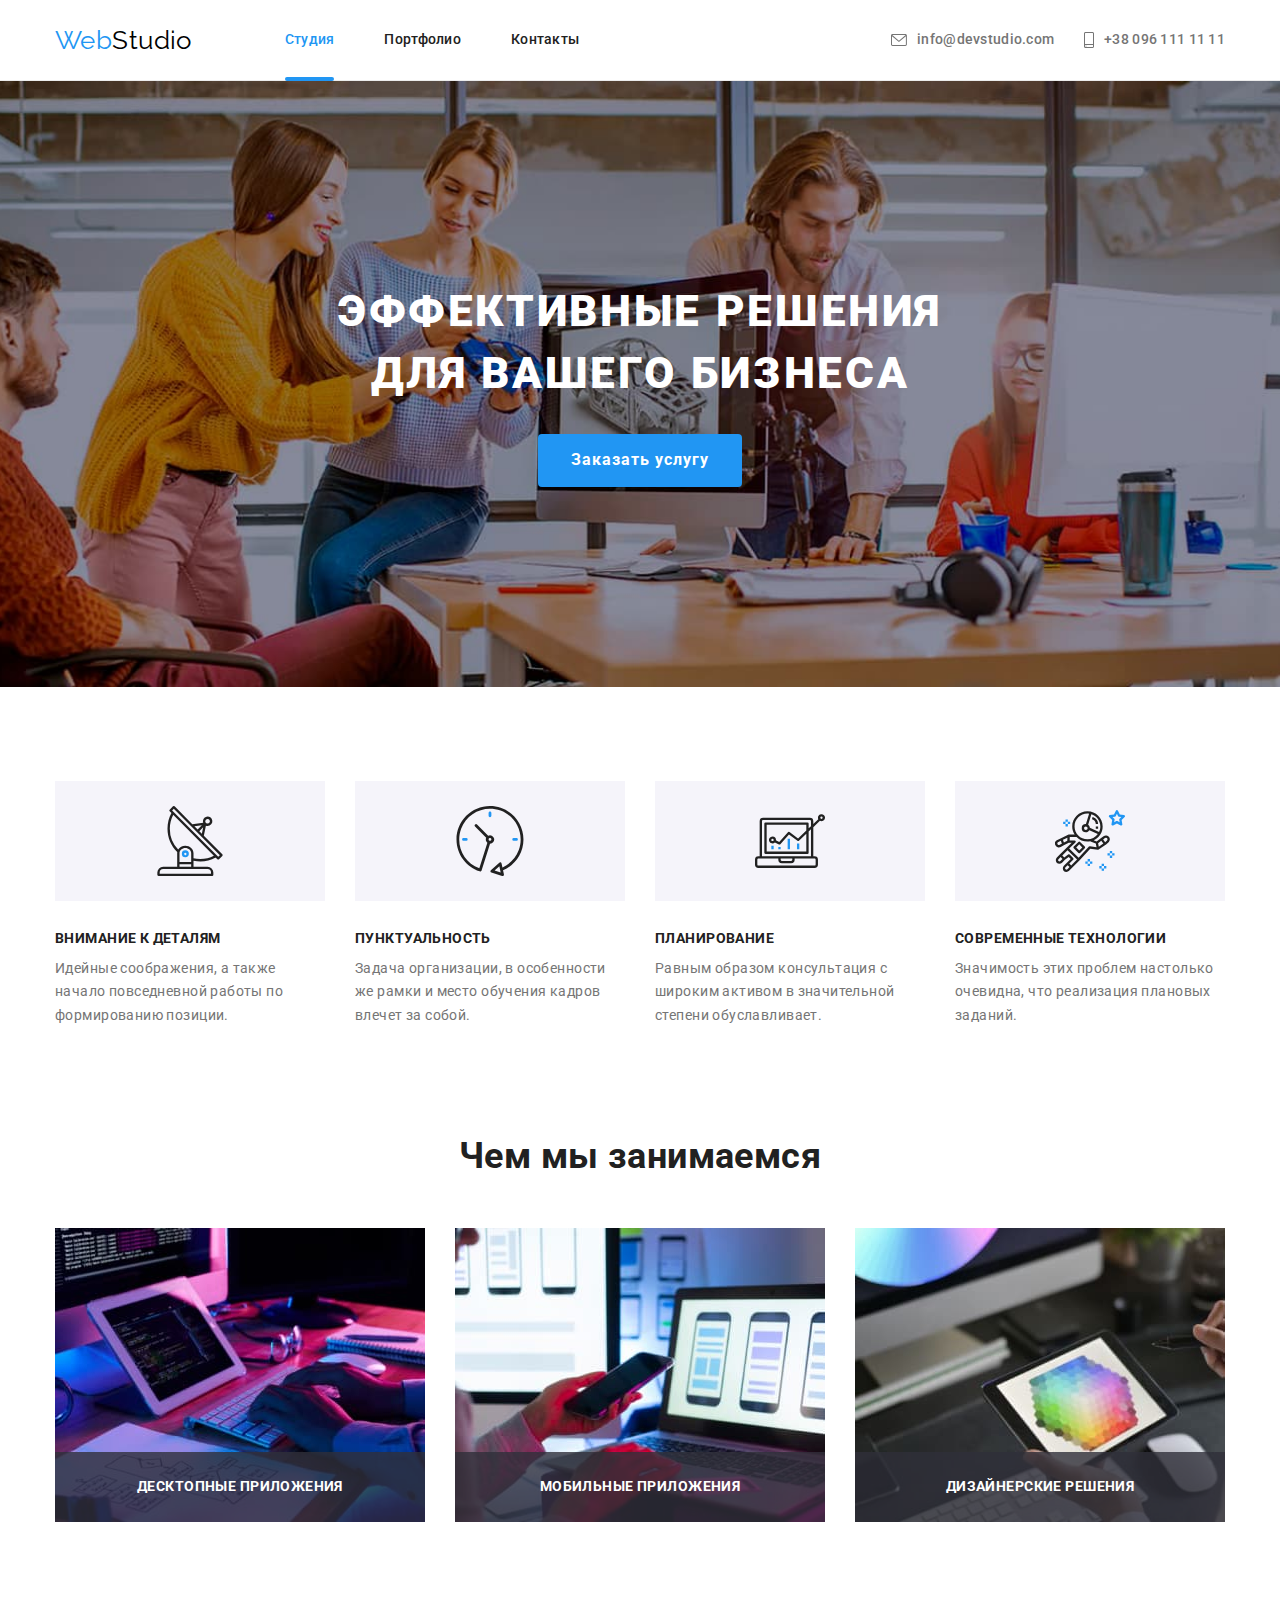
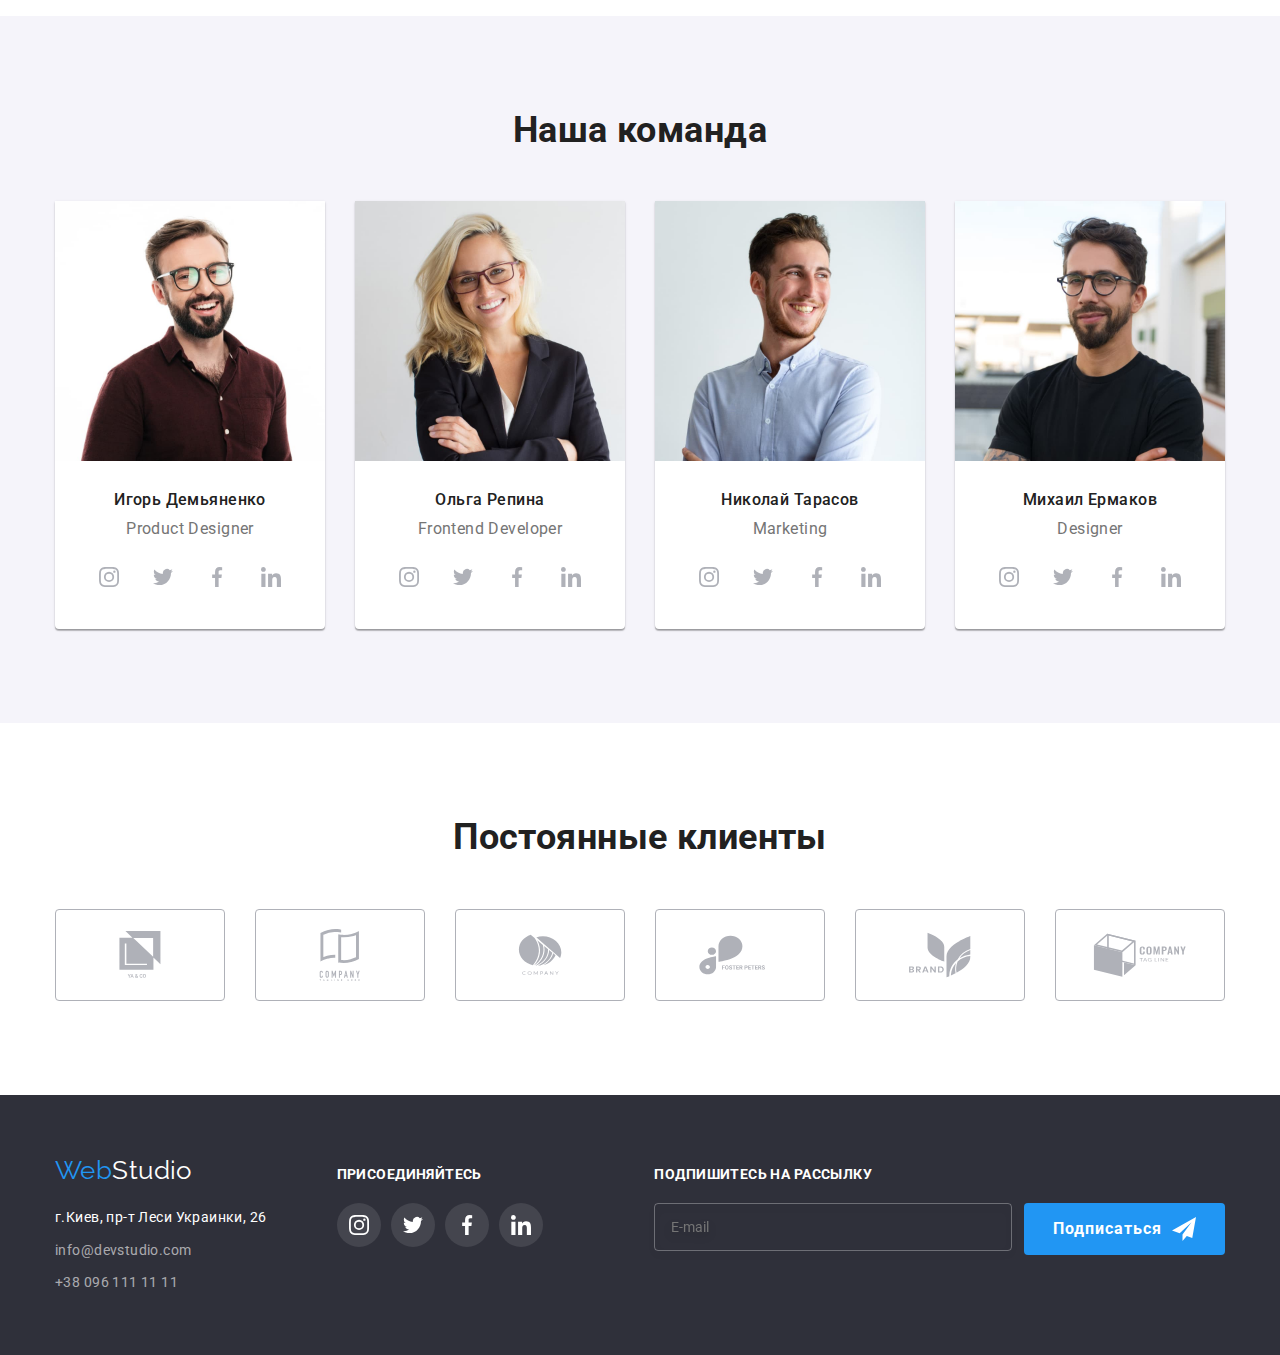
<file: index.html>
<!DOCTYPE html>
<html lang="ru">
  <head>
    <meta charset="UTF-8" />
    <meta http-equiv="X-UA-Compatible" content="IE=edge" />
    <meta name="viewport" content="width=device-width, initial-scale=1.0" />
    <title>Студия</title>
    <link rel="preconnect" href="https://fonts.googleapis.com" />
    <link rel="preconnect" href="https://fonts.gstatic.com" crossorigin />
    <link
      href="https://fonts.googleapis.com/css2?family=Raleway:wght@700&family=Roboto:wght@400;500;700;900&display=swap"
      rel="stylesheet"
    />
    <link
      rel="stylesheet"
      href="https://cdnjs.cloudflare.com/ajax/libs/modern-normalize/1.1.0/modern-normalize.min.css"
    />
    <link rel="stylesheet" href="./css/main.min.css" />
  </head>

  <body>
    <!--  HEADER  -->

    <header class="header">
      <div class="container header-container">
        <nav class="nav">
          <a href="" class="logo header__logo link">
            <span class="logo__first-word">Web</span>Studio
          </a>

          <ul class="nav__list list">
            <li class="nav__item">
              <a href="" class="link nav__link nav--current">Студия</a>
            </li>
            <li class="nav__item">
              <a href="./portfolio.html" class="link nav__link">Портфолио</a>
            </li>
            <li class="nav__item">
              <a href="" class="link nav__link">Контакты</a>
            </li>
          </ul>
        </nav>
        <!--BUTTON MENU-->

        <button
          class="mobile-menu__button"
          type="button"
          aria-label="menu button"
          data-menu-button
        >
          <svg class="mobile-menu__icon" width="40" height="40">
            <use
              class="mobile-menu__open"
              href="./images/icon-svg/icons.svg#icon-menu-mobile"
            ></use>
            <use
              class="mobile-menu__close"
              href="./images/icon-svg/icons.svg#icon-close-mobile"
            ></use>
          </svg>
        </button>

        <div class="backdrop is-hidden" data-menu>
          <div class="menu">
            <ul class="menu__list list">
              <li class="menu__item">
                <a href="" class="link menu-link--current">Студия</a>
              </li>
              <li class="menu__item">
                <a href="./portfolio.html" class="link">Портфолио</a>
              </li>
              <li class="menu__item"><a href="" class="link">Контакты</a></li>
            </ul>
            <ul class="menu-contacts__list list">
              <li class="menu-contacts__tel">
                <a href="tel:+380961111111" class="link">+38 096 111 11 11</a>
              </li>
              <li class="menu-contacts__email">
                <a href="mailto:info@devstudio.com" class="link"
                  >info@devstudio.com</a
                >
              </li>
            </ul>
            <ul class="menu-social__list list">
              <li class="menu-social__item">
                <a href="" class="link" aria-label="Ссылка на Instagram"
                  >Instagram</a
                >
              </li>
              <li class="menu-social__item">
                <a href="" class="link" aria-label="Ссылка на Twitter"
                  >Twitter</a
                >
              </li>
              <li class="menu-social__item">
                <a href="" class="link" aria-label="Ссылка на Facebook"
                  >Facebook</a
                >
              </li>
              <li class="menu-social__item">
                <a href="" class="link" aria-label="Ссылка на LinkedIn"
                  >LinkedIn</a
                >
              </li>
            </ul>
          </div>
        </div>

        <!--  contacts -->

        <ul class="header-contacts header-contacts__list list">
          <li class="header-contacts__item item">
            <a
              href="mailto:info@devstudio.com"
              class="header-contacts__link link"
            >
              <svg class="header-contacts__icon" width="16" height="12">
                <use href="./images/icon-svg/icons.svg#icon-mailto"></use>
              </svg>

              info@devstudio.com</a
            >
          </li>
          <li class="header-contacts__item item">
            <a href="tel:+380961111111" class="header-contacts__link link">
              <svg class="header-contacts__icon" width="10" height="16">
                <use href="./images/icon-svg/icons.svg#icon-smartphone"></use>
              </svg>

              +38 096 111 11 11</a
            >
          </li>
        </ul>
      </div>
    </header>

    <!--Уникальный контент страницы-->
    <main>
      <!--Главная секция страницы-->
      <section class="hero section">
        <div class="container">
          <h1 class="hero__title">Эффективные решения для вашего бизнеса</h1>
          <button data-modal-open type="button" class="button hero__button">
            Заказать услугу
          </button>
        </div>
      </section>

      <!--FEATURES-->

      <section class="section">
        <div class="features container">
          <h2 class="visually-hidden">Особенности</h2>
          <ul class="features__list list">
            <li class="features__item">
              <div class="features__box">
                <svg class="features__icon">
                  <use href="./images/icon-svg/icons.svg#icon-antenna"></use>
                </svg>
              </div>
              <h3 class="subtitle features__subtitle">Внимание к деталям</h3>
              <p class="features__text">
                Идейные соображения, а также начало повседневной работы по
                формированию позиции.
              </p>
            </li>
            <li class="features__item">
              <div class="features__box">
                <svg class="features__icon">
                  <use href="./images/icon-svg/icons.svg#icon-clock"></use>
                </svg>
              </div>
              <h3 class="subtitle features__subtitle">Пунктуальность</h3>
              <p class="features__text">
                Задача организации, в особенности же рамки и место обучения
                кадров влечет за собой.
              </p>
            </li>
            <li class="features__item">
              <div class="features__box">
                <svg class="features__icon">
                  <use href="./images/icon-svg/icons.svg#icon-diagram"></use>
                </svg>
              </div>
              <h3 class="subtitle features__subtitle">Планирование</h3>
              <p class="features__text">
                Равным образом консультация с широким активом в значительной
                степени обуславливает.
              </p>
            </li>
            <li class="features__item">
              <div class="features__box">
                <svg class="features__icon">
                  <use href="./images/icon-svg/icons.svg#icon-astronaut"></use>
                </svg>
              </div>
              <h3 class="subtitle features__subtitle">
                Современные технологии
              </h3>
              <p class="features__text">
                Значимость этих проблем настолько очевидна, что реализация
                плановых заданий.
              </p>
            </li>
          </ul>
        </div>
      </section>

      <!--ABOUT-->

      <section class="section about">
        <div class="container">
          <h2 class="section-title">Чем мы занимаемся</h2>
          <ul class="about__list list">
            <li class="about__item">
              <img
                src="./images/images-page1/img1.jpg"
                alt="Мужские руки набирают текст на клавиатуре компьютера"
                width="370"
              />
              <h3 class="subtitle about__subtitle">Десктопные приложения</h3>
            </li>
            <li class="about__item">
              <img
                src="./images/images-page1/img2.jpg"
                alt="Женские руки держат телефон"
                width="370"
              />
              <h3 class="subtitle about__subtitle">Мобильные приложения</h3>
            </li>
            <li class="about__item">
              <img
                src="./images/images-page1/img3.jpg"
                alt="Мужские руки держат планшет на котором изображена ветовая палитра"
                width="370"
              />
              <h3 class="subtitle about__subtitle">Дизайнерские решения</h3>
            </li>
          </ul>
        </div>
      </section>

      <!-- TEAM-->

      <section class="section section--bgc">
        <div class="container">
          <h2 class="section-title">Наша команда</h2>
          <ul class="team__list list">
            <li class="team__item">
              <img
                src="./images/images-page1/img7.jpg"
                alt="Портрет мужчины в очках"
                width="270"
              />
              <div class="team__box">
                <h3 class="team__subtitle">Игорь Демьяненко</h3>
                <p class="team__text">Product Designer</p>

                <!-- social networks -->

                <ul class="social__list list">
                  <li class="social__item">
                    <a
                      href=""
                      class="social__link link"
                      aria-label="Ссылка на Instagram"
                    >
                      <svg class="social__icon" width="20" height="20">
                        <use
                          href="./images/icon-svg/icons.svg#icon-instagram"
                        ></use>
                      </svg>
                    </a>
                  </li>
                  <li class="social__item">
                    <a
                      href=""
                      class="social__link link"
                      aria-label="Ссылка на Twitter"
                    >
                      <svg class="social__icon" width="20" height="20">
                        <use
                          href="./images/icon-svg/icons.svg#icon-twitter"
                        ></use>
                      </svg>
                    </a>
                  </li>
                  <li class="social__item">
                    <a
                      href=""
                      class="social__link link"
                      aria-label="Ссылка на Facebook"
                    >
                      <svg class="social__icon" width="20" height="20">
                        <use
                          href="./images/icon-svg/icons.svg#icon-facebook"
                        ></use>
                      </svg>
                    </a>
                  </li>
                  <li class="social__item">
                    <a
                      href=""
                      class="social__link link"
                      aria-label="Ссылка на Linkedin"
                    >
                      <svg class="social__icon" width="20" height="20">
                        <use
                          href="./images/icon-svg/icons.svg#icon-linkedin"
                        ></use>
                      </svg>
                    </a>
                  </li>
                </ul>
              </div>
            </li>
            <li class="team__item">
              <img
                src="./images/images-page1/img5.jpg"
                alt="Портрет женщины в очках"
                width="270"
              />
              <div class="team__box">
                <h3 class="team__subtitle">Ольга Репина</h3>
                <p class="team__text">Frontend Developer</p>
                <ul class="social__list list">
                  <li class="social__item">
                    <a
                      href=""
                      class="social__link link"
                      aria-label="Ссылка на Instagram"
                    >
                      <svg class="social__icon" width="20" height="20">
                        <use
                          href="./images/icon-svg/icons.svg#icon-instagram"
                        ></use>
                      </svg>
                    </a>
                  </li>
                  <li class="social__item">
                    <a
                      href=""
                      class="social__link link"
                      aria-label="Ссылка на Twitter"
                    >
                      <svg class="social__icon" width="20" height="20">
                        <use
                          href="./images/icon-svg/icons.svg#icon-twitter"
                        ></use>
                      </svg>
                    </a>
                  </li>
                  <li class="social__item">
                    <a
                      href=""
                      class="social__link link"
                      aria-label="Ссылка на Facebook"
                    >
                      <svg class="social__icon" width="20" height="20">
                        <use
                          href="./images/icon-svg/icons.svg#icon-facebook"
                        ></use>
                      </svg>
                    </a>
                  </li>
                  <li class="social__item">
                    <a
                      href=""
                      class="social__link link"
                      aria-label="Ссылка на Linkedin"
                    >
                      <svg class="social__icon" width="20" height="20">
                        <use
                          href="./images/icon-svg/icons.svg#icon-linkedin"
                        ></use>
                      </svg>
                    </a>
                  </li>
                </ul>
              </div>
            </li>
            <li class="team__item">
              <img
                src="./images/images-page1/img6.jpg"
                alt="Портрет мужчины"
                width="270"
              />
              <div class="team__box">
                <h3 class="team__subtitle">Николай Тарасов</h3>
                <p class="team__text">Marketing</p>
                <ul class="social__list list">
                  <li class="social__item">
                    <a
                      href=""
                      class="social__link link"
                      aria-label="Ссылка на Instagram"
                    >
                      <svg class="social__icon" width="20" height="20">
                        <use
                          href="./images/icon-svg/icons.svg#icon-instagram"
                        ></use>
                      </svg>
                    </a>
                  </li>
                  <li class="social__item">
                    <a
                      href=""
                      class="social__link link"
                      aria-label="Ссылка на Twitter"
                    >
                      <svg class="social__icon" width="20" height="20">
                        <use
                          href="./images/icon-svg/icons.svg#icon-twitter"
                        ></use>
                      </svg>
                    </a>
                  </li>
                  <li class="social__item">
                    <a
                      href=""
                      class="social__link link"
                      aria-label="Ссылка на Facebook"
                    >
                      <svg class="social__icon" width="20" height="20">
                        <use
                          href="./images/icon-svg/icons.svg#icon-facebook"
                        ></use>
                      </svg>
                    </a>
                  </li>
                  <li class="social__item">
                    <a
                      href=""
                      class="social__link link"
                      aria-label="Ссылка на Linkedin"
                    >
                      <svg class="social__icon" width="20" height="20">
                        <use
                          href="./images/icon-svg/icons.svg#icon-linkedin"
                        ></use>
                      </svg>
                    </a>
                  </li>
                </ul>
              </div>
            </li>
            <li class="team__item">
              <img
                src="./images/images-page1/img4.jpg"
                alt="Портрет мужчины в очках"
                width="270"
              />
              <div class="team__box">
                <h3 class="team__subtitle">Михаил Ермаков</h3>
                <p class="team__text">Designer</p>
                <ul class="social__list list">
                  <li class="social__item">
                    <a
                      href=""
                      class="social__link link"
                      aria-label="Ссылка на Instagram"
                    >
                      <svg class="social__icon" width="20" height="20">
                        <use
                          href="./images/icon-svg/icons.svg#icon-instagram"
                        ></use>
                      </svg>
                    </a>
                  </li>
                  <li class="social__item">
                    <a
                      href=""
                      class="social__link link"
                      aria-label="Ссылка на Twitter"
                    >
                      <svg class="social__icon" width="20" height="20">
                        <use
                          href="./images/icon-svg/icons.svg#icon-twitter"
                        ></use>
                      </svg>
                    </a>
                  </li>
                  <li class="social__item">
                    <a
                      href=""
                      class="social__link link"
                      aria-label="Ссылка на Facebook"
                    >
                      <svg class="social__icon" width="20" height="20">
                        <use
                          href="./images/icon-svg/icons.svg#icon-facebook"
                        ></use>
                      </svg>
                    </a>
                  </li>
                  <li class="social__item">
                    <a
                      href=""
                      class="social__link link"
                      aria-label="Ссылка на Linkedin"
                    >
                      <svg class="social__icon" width="20" height="20">
                        <use
                          href="./images/icon-svg/icons.svg#icon-linkedin"
                        ></use>
                      </svg>
                    </a>
                  </li>
                </ul>
              </div>
            </li>
          </ul>
        </div>
      </section>

      <!-- CLIENTS   -->

      <section class="section">
        <div class="container">
          <h3 class="section-title">Постоянные клиенты</h3>
          <ul class="clients__list list">
            <li class="clients__item">
              <a href=" " class="clients__link link">
                <svg class="clients__icon" widht="41" height="47">
                  <use href="./images/icon-svg/icons.svg#icon-client1"></use>
                </svg>
              </a>
            </li>
            <li class="clients__item">
              <a href=" " class="clients__link link">
                <svg class="clients__icon" widht="40" height="52">
                  <use href="./images/icon-svg/icons.svg#icon-client2"></use>
                </svg>
              </a>
            </li>
            <li class="clients__item">
              <a href=" " class="clients__link link">
                <svg class="clients__icon" widht="44" height="41">
                  <use href="./images/icon-svg/icons.svg#icon-client3"></use>
                </svg>
              </a>
            </li>
            <li class="clients__item">
              <a href=" " class="clients__link link">
                <svg class="clients__icon" widht="85" height="40">
                  <use href="./images/icon-svg/icons.svg#icon-client4"></use>
                </svg>
              </a>
            </li>
            <li class="clients__item">
              <a href=" " class="clients__link link">
                <svg class="clients__icon" widht="63" height="46">
                  <use href="./images/icon-svg/icons.svg#icon-client5"></use>
                </svg>
              </a>
            </li>
            <li class="clients__item">
              <a href=" " class="clients__link link">
                <svg class="clients__icon" widht="94" height="44">
                  <use href="./images/icon-svg/icons.svg#icon-client6"></use>
                </svg>
              </a>
            </li>
          </ul>
        </div>
      </section>
    </main>

    <!--FOOTER-->

    <footer class="section footer">
      <div class="container container-footer">
        <div class="footer__item footer-address">
          <a href="" class="logo footer__logo link"
            ><span class="logo__first-word">Web</span>Studio</a
          >

          <!-- ADDRESS -->

          <address class="address">
            <ul class="address__list list">
              <li class="address__item">
                <a
                  href="https://goo.gl/maps/piqngm7oDQpEDh6u6"
                  target="_blank"
                  rel="noopener nofollow noreferrer"
                  class="address--color link"
                  >г.Киев, пр-т Леси Украинки, 26</a
                >
              </li>
              <li class="address__item">
                <a href="mailto:info@devstudio.com" class="address__link link"
                  >info@devstudio.com</a
                >
              </li>
              <li class="address__item">
                <a href="tel:+380961111111" class="address__link link"
                  >+38 096 111 11 11</a
                >
              </li>
            </ul>
          </address>
        </div>

        <!-- JOIN -->

        <div class="footer__item footer-join">
          <p class="footer-subtitle">присоединяйтесь</p>
          <ul class="social__list list">
            <li class="social__item">
              <a
                href=""
                class="social__link social__link--bgc link"
                aria-label="Ссылка на Instagram"
              >
                <svg
                  class="social__icon social__icon--color"
                  width="20"
                  height="20"
                >
                  <use href="./images/icon-svg/icons.svg#icon-instagram"></use>
                </svg>
              </a>
            </li>
            <li class="social__item">
              <a
                href=""
                class="social__link social__link--bgc link"
                aria-label="Ссылка на Twitter"
              >
                <svg
                  class="social__icon social__icon--color"
                  width="20"
                  height="20"
                >
                  <use href="./images/icon-svg/icons.svg#icon-twitter"></use>
                </svg>
              </a>
            </li>
            <li class="social__item">
              <a
                href=""
                class="social__link social__link--bgc link"
                aria-label="Ссылка на Facebook"
              >
                <svg
                  class="social__icon social__icon--color"
                  width="20"
                  height="20"
                >
                  <use href="./images/icon-svg/icons.svg#icon-facebook"></use>
                </svg>
              </a>
            </li>
            <li class="social__item">
              <a
                href=""
                class="social__link social__link--bgc link"
                aria-label="Ссылка на Linkedin"
              >
                <svg
                  class="social__icon social__icon--color"
                  width="20"
                  height="20"
                >
                  <use href="./images/icon-svg/icons.svg#icon-linkedin"></use>
                </svg>
              </a>
            </li>
          </ul>
        </div>

        <!--FOOTER FORM -->

        <form class="form footer-form footer__item">
          <p class="footer-subtitle">Подпишитесь на рассылку</p>
          <div class="form-wrap">
            <label class="footer-form__label">
              <input
                class="footer-form__input"
                type="email"
                name="email"
                placeholder="E-mail"
              />
            </label>
            <button type="submit" class="button footer-form__button">
              Подписаться
              <svg class="footer-form__icon" width="24" height="24">
                <use href="./images/icon-svg/icons.svg#icon-telegram"></use>
              </svg>
            </button>
          </div>
        </form>
      </div>
    </footer>

    <!-- MODAL WINDOW -->

    <div class="backdrop is-hidden" data-modal>
      <div class="modal">
        <button data-modal-close class="button-close">
          <svg class="button-close__icon" width="18" height="18">
            <use href="./images/icon-svg/icons.svg#icon-close-black"></use>
          </svg>
        </button>
        <h2 class="title modal__title">
          Оставьте свои данные, мы вам перезвоним
        </h2>
        <form class="form form-registration">
          <div class="form-field">
            <label class="form-field__label" for="name"
              ><span class="form-field__text">Имя</span>
            </label>
            <div class="input-wrap">
              <input
                class="form-field__input"
                type="text"
                id="name"
                name="name"
              />
              <span class="form-field__icon">
                <svg width="18" height="18">
                  <use href="./images/icon-svg/icons.svg#icon-person"></use>
                </svg>
              </span>
            </div>
          </div>

          <div class="form-field">
            <label class="form-field__label" for="tel"
              ><span class="form-field__text">Телефон</span>
            </label>
            <div class="input-wrap">
              <input
                class="form-field__input"
                type="tel"
                id="tel"
                name="telephone"
              />
              <span class="form-field__icon">
                <svg width="18" height="18">
                  <use href="./images/icon-svg/icons.svg#icon-phone"></use>
                </svg>
              </span>
            </div>
          </div>

          <div class="form-field">
            <label class="form-field__label" for="email"
              ><span class="form-field__text">Почта</span>
            </label>
            <div class="input-wrap">
              <input
                class="form-field__input"
                type="email"
                id="email"
                name="email"
              />
              <span class="form-field__icon">
                <svg width="18" height="18">
                  <use href="./images/icon-svg/icons.svg#icon-email"></use>
                </svg>
              </span>
            </div>
          </div>

          <div class="form-field textarea">
            <label class="form-field__label" for="message">
              <span class="form-field__text">Комментарий</span>
            </label>
            <textarea
              class="form-field__textarea"
              id="messade"
              name="message"
              placeholder="Введите текст"
            ></textarea>
          </div>

          <div class="form-field agreement">
            <label class="form-field__label agreement__label" for="agreement">
              <input
                class="checkbox visually-hidden"
                id="agreement"
                type="checkbox"
                value="agreement"
                name="agreement"
              />
              <span class="checkbox__icon">
                <svg width="16px" height="15px">
                  <use href="./images/icon-svg/icons.svg#icon-check"></use>
                </svg>
              </span>
              <span class="form-field__text"
                >Соглашаюсь с рассылкой и принимаю
                <a href="" class="form-field__link">Условия договора</a>
              </span>
            </label>
          </div>

          <button type="submit" class="button registration-button">
            Отправить
          </button>
        </form>
      </div>
    </div>

    <script src="./js/form.js"></script>
    <script src="./js/modal.js"></script>
    <script src="./js/menu-button.js"></script>
  </body>
</html>
</file>
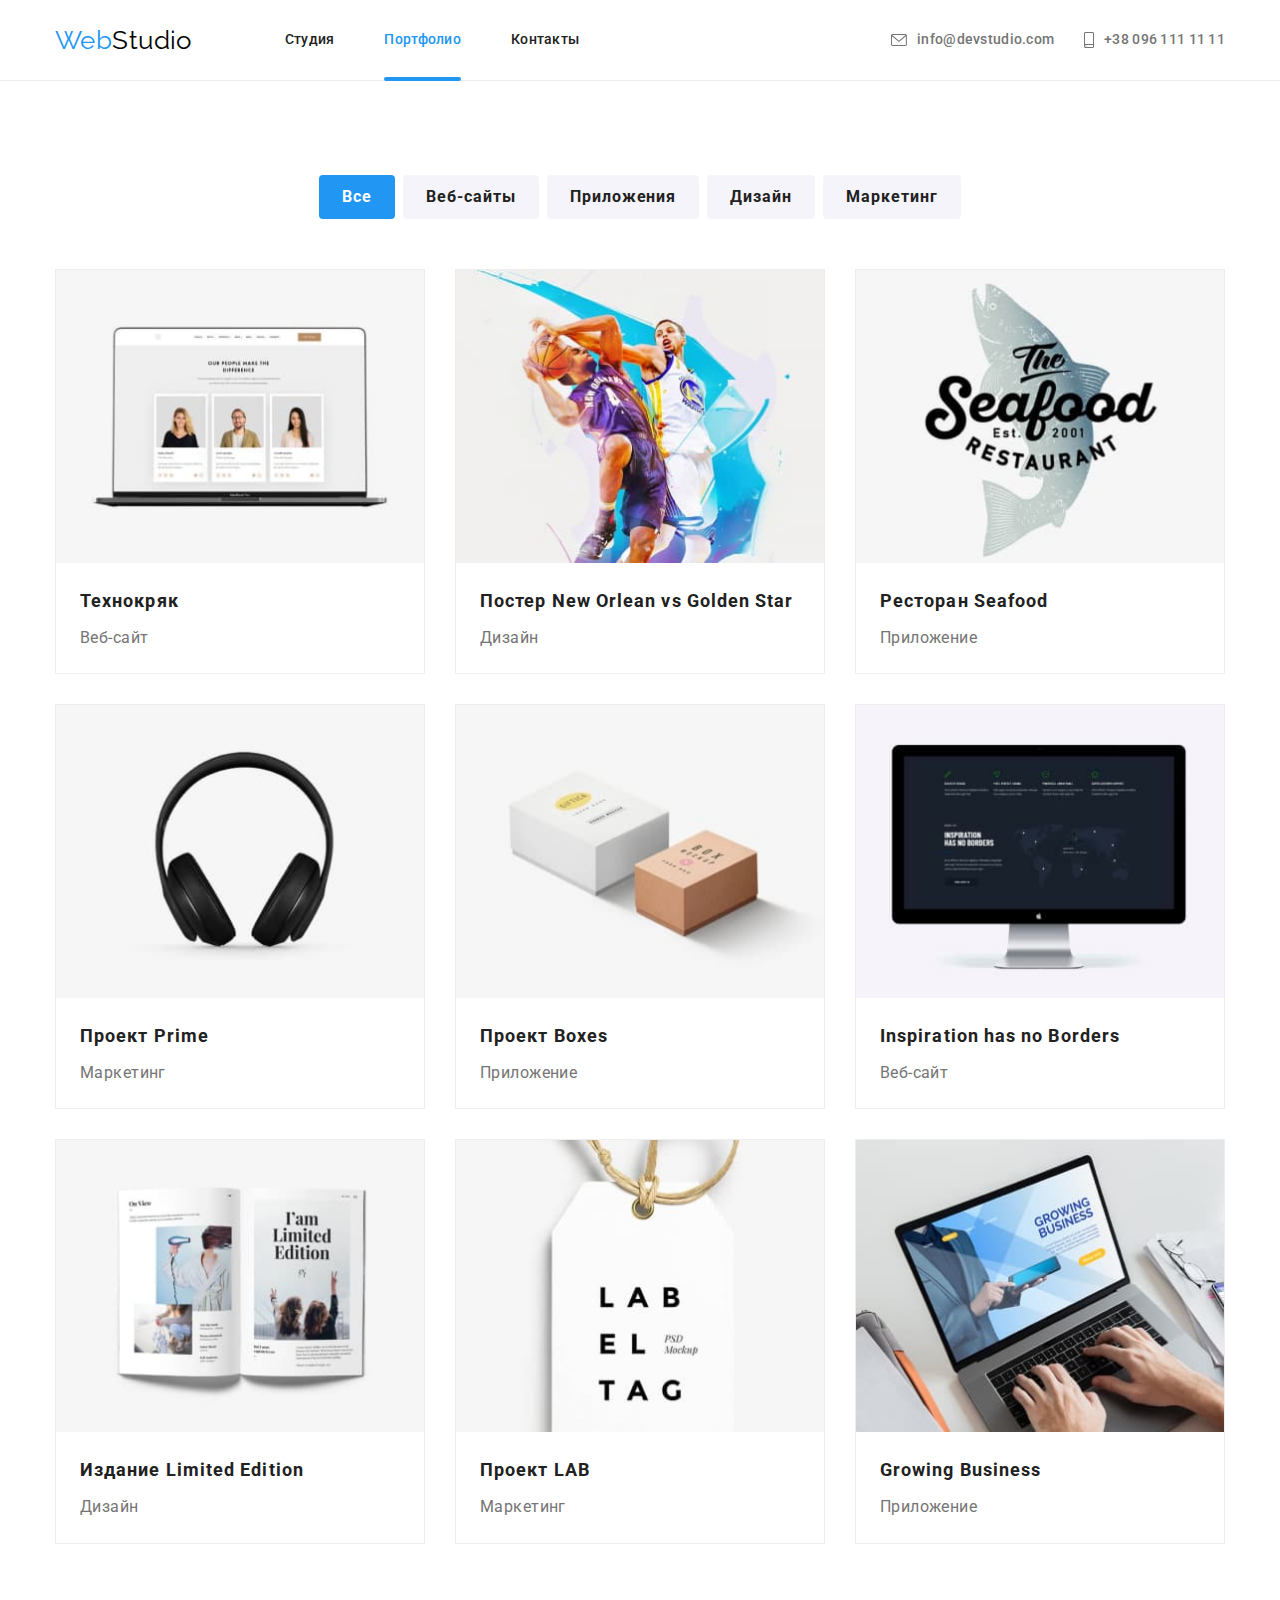
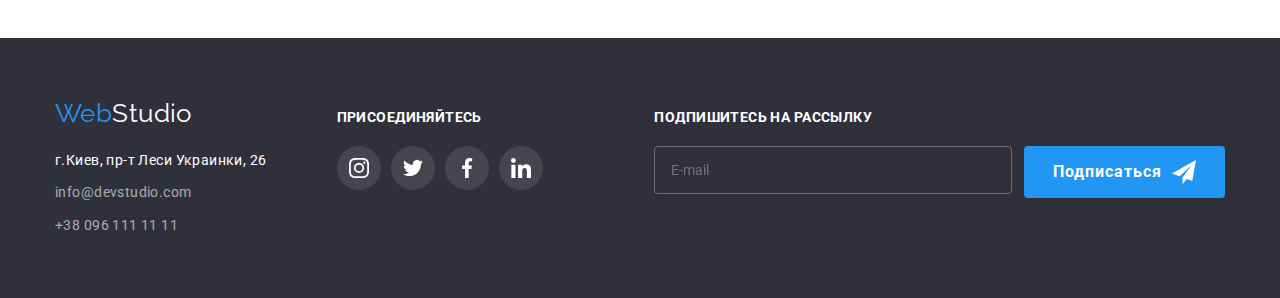
<file: portfolio.html>
<!DOCTYPE html>
<html lang="ru">
  <head>
    <meta charset="UTF-8" />
    <meta http-equiv="X-UA-Compatible" content="IE=edge" />
    <meta name="viewport" content="width=device-width, initial-scale=1.0" />
    <title>Портфолио</title>
    <link rel="preconnect" href="https://fonts.googleapis.com" />
    <link rel="preconnect" href="https://fonts.gstatic.com" crossorigin />
    <link
      href="https://fonts.googleapis.com/css2?family=Raleway:wght@700&family=Roboto:wght@400;500;700;900&display=swap"
      rel="stylesheet"
    />
    <link
      rel="stylesheet"
      href="https://cdnjs.cloudflare.com/ajax/libs/modern-normalize/1.1.0/modern-normalize.min.css"
    />
    <link rel="stylesheet" href="./css/main.min.css">
   
  </head>

  <!--HEADER-->

  <header class="header">
   <div class="container header-container">
     <nav class="nav">
       <a href="" class="logo header__logo link">
         <span class="logo__first-word">Web</span>Studio
       </a>
       
       <ul class="nav__list list">
         <li class="nav__item">
           <a href="./index.html" class="link nav__link ">Студия</a>
         </li>
         <li class="nav__item">
           <a href="" class="link nav__link nav--current">Портфолио</a>
         </li>
         <li class="nav__item">
           <a href="" class="link nav__link">Контакты</a>
         </li>
       </ul>
     </nav>

     <button
          
          class="mobile-menu__button"
          type="button"
          aria-label="menu button"
          data-menu-button
        >
          <svg class="mobile-menu__icon" width="40" height="40">
            <use
              class="mobile-menu__open"
              href="./images/icon-svg/icons.svg#icon-menu-mobile"
            ></use>
            <use
              class="mobile-menu__close"
              href="./images/icon-svg/icons.svg#icon-close-mobile"
            ></use>
          </svg>
        </button>
        <div class="backdrop is-hidden" data-menu >
          <div class="menu">
            <ul class="menu__list list">
              <li class="menu__item">
                <a href="./index.html" class="link ">Студия</a>
              </li>
              <li class="menu__item">
                <a href="" class="link menu-link--current">Портфолио</a>
              </li>
              <li class="menu__item"><a href="" class="link">Контакты</a></li>
            </ul>
            <ul class="menu-contacts__list list">
              <li class="menu-contacts__tel">
                <a href="tel:+380961111111" class="link">+38 096 111 11 11</a>
              </li>
              <li class="menu-contacts__email">
                <a href="mailto:info@devstudio.com" class="link"
                  >info@devstudio.com</a
                >
              </li>
            </ul>
            <ul class="menu-social__list list">
              <li class="menu-social__item">
                <a href="" class="link" aria-label="Ссылка на Instagram"
                  >Instagram</a
                >
              </li>
              <li class="menu-social__item">
                <a href="" class="link" aria-label="Ссылка на Twitter"
                  >Twitter</a
                >
              </li>
              <li class="menu-social__item">
                <a href="" class="link" aria-label="Ссылка на Facebook"
                  >Facebook</a
                >
              </li>
              <li class="menu-social__item">
                <a href="" class="link" aria-label="Ссылка на LinkedIn"
                  >LinkedIn</a
                >
              </li>
            </ul>
          </div>
        </div>
     

     






     <!--contacts-->

     <ul class="header-contacts header-contacts__list list">
       <li class="header-contacts__item item">
         <a
           href="mailto:info@devstudio.com"
           class="header-contacts__link link"
         >
           <svg class="header-contacts__icon" width="16" height="12">
             <use href="./images/icon-svg/icons.svg#icon-mailto"></use>
           </svg>

           info@devstudio.com</a
         >
       </li>
       <li class="header-contacts__item item">
         <a href="tel:+380961111111" class="header-contacts__link link">
           <svg class="header-contacts__icon" width="10" height="16">
             <use href="./images/icon-svg/icons.svg#icon-smartphone"></use>
           </svg>

           +38 096 111 11 11</a
         >
       </li>
     </ul>
   </div>
 </header>

    <!-- Main -->

    <main>
      <section class="section">
        <div class="container">
          <h1 class="visually-hidden">Портфолио</h1>

         <!-- Button list -->

          <ul class="button__list list">
            <li class="work-button__item">
              <button type="button" class="button work-button work-button--current">Все</button>
            </li>
            <li class="work-button__item">
              <button type="button" class="button work-button">Веб-сайты</button>
            </li>
            <li class="work-button__item">
              <button type="button" class="button work-button">Приложения</button>
            </li>
            <li class="work-button__item">
              <button type="button" class="button work-button">Дизайн</button>
            </li>
            <li class="work-button__item">
              <button type="button" class="button work-button">Маркетинг</button>
            </li>
          </ul>

          <ul class="work__list list">
            <li class="work__item">
              <a href="" class="link">
                <div class="work-wrap">
                  <img
                    src="./images/images-page2/img1.jpg"
                    alt="Изображение сайта на экране ноутбука"
                  />
                  <div class="work-thumb">
                    <p class="work-thumb__description">
                      Ресурс предлагает комплексные предложения с разным уровнем
                      функционала и сервисов. Все это позволит посетителю
                      получить исчерпывающие сведения о компании или частном
                      лице.
                    </p>
                  </div>
                </div>
                <h3 class="work__subtitle">Технокряк</h3>
                <p class="work__text">Веб-сайт</p>
              </a>
            </li>
            <li class="work__item">
              <a href="" class="link">
                <div class="work-wrap">
                  <img
                    src="./images/images-page2/img2.jpg"
                    alt="Два парня играют в баскетбол"
                  />
                  <div class="work-thumb">
                    <p class="work-thumb__description">
                      Ресурс предлагает комплексные предложения с разным уровнем
                      функционала и сервисов. Все это позволит посетителю
                      получить исчерпывающие сведения о компании или частном
                      лице.
                    </p>
                  </div>
                </div>
                <h3 class="work__subtitle ">Постер New Orlean vs Golden Star</h3>
                <p class="work__text">Дизайн</p>
              </a>
            </li>
            <li class="work__item">
              <a href="" class="link">
                <div class="work-wrap">
                  <img
                    src="./images/images-page2/img3.jpg"
                    alt="Название ресторана на фоне рыбы"
                  />
                  <div class="work-thumb">
                    <p class="work-thumb__description">
                      Ресурс предлагает комплексные предложения с разным уровнем
                      функционала и сервисов. Все это позволит посетителю
                      получить исчерпывающие сведения о компании или частном
                      лице.
                    </p>
                  </div>
                </div>
                <h3 class="work__subtitle">Ресторан Seafood</h3>
                <p class="work__text">Приложение</p>
              </a>
            </li>
            <li class="work__item">
              <a href="" class="link">
                <div class="work-wrap">
                  <img
                    src="./images/images-page2/img4.jpg"
                    alt="Картинка наушников"
                  />
                  <div class="work-thumb">
                    <p class="work-thumb__description">
                      Ресурс предлагает комплексные предложения с разным уровнем
                      функционала и сервисов. Все это позволит посетителю
                      получить исчерпывающие сведения о компании или частном
                      лице.
                    </p>
                  </div>
                </div>
                <h3 class="work__subtitle">Проект Prime</h3>
                <p class="work__text">Маркетинг</p>
              </a>
            </li>
            <li class="work__item">
              <a href="" class="link">
                <div class="work-wrap">
                  <img src="./images/images-page2/img5.jpg" alt="Две коробки" />
                  <div class="work-thumb">
                    <p class="work-thumb__description">
                      Ресурс предлагает комплексные предложения с разным уровнем
                      функционала и сервисов. Все это позволит посетителю
                      получить исчерпывающие сведения о компании или частном
                      лице.
                    </p>
                  </div>
                </div>
                <h3 class="work__subtitle">Проект Boxes</h3>
                <p class="work__text">Приложение</p>
              </a>
            </li>
            <li class="work__item">
              <a href="" class="link">
                <div class="work-wrap">
                  <img
                    src="./images/images-page2/img6.jpg"
                    alt="Изображение монитора"
                  />
                  <div class="work-thumb">
                    <p class="work-thumb__description">
                      Ресурс предлагает комплексные предложения с разным уровнем
                      функционала и сервисов. Все это позволит посетителю
                      получить исчерпывающие сведения о компании или частном
                      лице.
                    </p>
                  </div>
                </div>
                <h3 class="work__subtitle">Inspiration has no Borders</h3>
                <p class="work__text">Веб-сайт</p>
              </a>
            </li>
            <li class="work__item">
              <a href="" class="link">
                <div class="work-wrap">
                  <img
                    src="./images/images-page2/img7.jpg"
                    alt="Книга в развернутом виде"
                  />
                  <div class="work-thumb">
                    <p class="work-thumb__description">
                      Ресурс предлагает комплексные предложения с разным уровнем
                      функционала и сервисов. Все это позволит посетителю
                      получить исчерпывающие сведения о компании или частном
                      лице.
                    </p>
                  </div>
                </div>
                <h3 class="work__subtitle">Издание Limited Edition</h3>
                <p class="work__text">Дизайн</p>
              </a>
            </li>
            <li class="work__item">
              <a href="" class="link">
                <div class="work-wrap">
                  <img
                    src="./images/images-page2/img8.jpg"
                    alt="Картонная бирка"
                  />
                  <div class="work-thumb">
                    <p class="work-thumb__description">
                      Ресурс предлагает комплексные предложения с разным уровнем
                      функционала и сервисов. Все это позволит посетителю
                      получить исчерпывающие сведения о компании или частном
                      лице.
                    </p>
                  </div>
                </div>
                <h3 class="work__subtitle">Проект LAB</h3>
                <p class="work__text">Маркетинг</p>
              </a>
            </li>
            <li class="work__item">
              <a href="" class="link">
                <div class="work-wrap">
                  <img
                    src="./images/images-page2/img9.jpg"
                    alt="Мужские руки набирают текст на клавиатуре компьютера"
                  />
                  <div class="work-thumb">
                    <p class="work-thumb__description">
                      Ресурс предлагает комплексные предложения с разным уровнем
                      функционала и сервисов. Все это позволит посетителю
                      получить исчерпывающие сведения о компании или частном
                      лице.
                    </p>
                  </div>
                </div>
                <h3 class="work__subtitle">Growing Business</h3>
                <p class="work__text">Приложение</p>
              </a>
            </li>
          </ul>
        </div>
      </section>
    </main>
   <!--FOOTER-->

   <footer class="section footer">
      <div class="container container-footer">
        <div class="footer__item footer-address">
          <a href="" class="logo footer__logo link"
            ><span class="logo__first-word">Web</span>Studio</a
          >

          <!-- ADDRESS -->

          <address class="address">
            <ul class="address__list list">
              <li class="address__item">
                <a
                  href="https://goo.gl/maps/piqngm7oDQpEDh6u6"
                  target="_blank"
                  rel="noopener nofollow noreferrer"
                  class="address--color link"
                  >г.Киев, пр-т Леси Украинки, 26</a
                >
              </li>
              <li class="address__item">
                <a href="mailto:info@devstudio.com" class="address__link link"
                  >info@devstudio.com</a
                >
              </li>
              <li class="address__item">
                <a href="tel:+380961111111" class="address__link link"
                  >+38 096 111 11 11</a
                >
              </li>
            </ul>
          </address>
        </div>

        <!-- JOIN -->

        <div class="footer__item footer-join">
          <p class="footer-subtitle">присоединяйтесь</p>
          <ul class="social__list list">
            <li class="social__item">
              <a
                href=""
                class="social__link social__link--bgc link"
                aria-label="Ссылка на Instagram"
              >
                <svg
                  class="social__icon social__icon--color"
                  width="20"
                  height="20"
                >
                  <use href="./images/icon-svg/icons.svg#icon-instagram"></use>
                </svg>
              </a>
            </li>
            <li class="social__item">
              <a
                href=""
                class="social__link social__link--bgc link"
                aria-label="Ссылка на Twitter"
              >
                <svg
                  class="social__icon social__icon--color"
                  width="20"
                  height="20"
                >
                  <use href="./images/icon-svg/icons.svg#icon-twitter"></use>
                </svg>
              </a>
            </li>
            <li class="social__item">
              <a
                href=""
                class="social__link social__link--bgc link"
                aria-label="Ссылка на Facebook"
              >
                <svg
                  class="social__icon social__icon--color"
                  width="20"
                  height="20"
                >
                  <use href="./images/icon-svg/icons.svg#icon-facebook"></use>
                </svg>
              </a>
            </li>
            <li class="social__item">
              <a
                href=""
                class="social__link social__link--bgc link"
                aria-label="Ссылка на Linkedin"
              >
                <svg
                  class="social__icon social__icon--color"
                  width="20"
                  height="20"
                >
                  <use href="./images/icon-svg/icons.svg#icon-linkedin"></use>
                </svg>
              </a>
            </li>
          </ul>
        </div>

        <!--FOOTER FORM -->

        <form class="form footer-form footer__item">
          <p class="footer-subtitle">Подпишитесь на рассылку</p>
          <div class="form-wrap">
            <label class="footer-form__label">
              <input
                class="footer-form__input"
                type="email"
                name="email"
                placeholder="E-mail"
              />
            </label>
            <button type="submit" class="button footer-form__button">
              Подписаться
              <svg class="footer-form__icon" width="24" height="24">
                <use href="./images/icon-svg/icons.svg#icon-telegram"></use>
              </svg>
            </button>
          </div>
        </form>
      </div>
    </footer>
    
   
    <script src="./js/form.js"></script>
    
    <script src="./js/menu-button.js"></script>
  </body>
</html>
</file>
<file: css/main.min.css>
:root{--animation-timing-function: cubic-bezier(0.4, 0, 0.2, 1);--primary-text-color: #212121;--secondary-color: #757575;--accent-color: #2196f3;--primary-white-color: #ffffff;--color-logo: #000000;--bgc-accent: #2f303a;--background-color: #f5f4fa;--border-color: #eeeeee;--border-color-header: #ececec}.visually-hidden{position:absolute;width:1px;height:1px;margin:-1px;border:0;padding:0;white-space:nowrap;-webkit-clip-path:inset(100%);clip-path:inset(100%);clip:rect(0 0 0 0);overflow:hidden}body{color:var(--primary-text-color);background-color:var(--primary-white-color);font-family:Roboto,sans-serif;font-size:14px;letter-spacing:.03em}html{-webkit-box-sizing:border-box;box-sizing:border-box}*,*::after,*::before{-webkit-box-sizing:inherit;box-sizing:inherit}h1,h2,h3,h4,h5,h6,p{margin-top:0}.list{list-style:none;padding-left:0;margin:0}.link{text-decoration:none;color:inherit}img{display:block;max-width:100%;height:auto}address{font-style:normal}.section-title{line-height:1.16;text-align:center}@media screen and (min-width: 480px){.section-title{margin-bottom:30px;font-size:28px}}@media screen and (min-width: 768px){.section-title{margin-bottom:30px;font-size:28px}}@media screen and (min-width: 1200px){.section-title{margin-bottom:50px;font-size:36px}}.subtitle{font-size:14px;line-height:1.14;letter-spacing:.03em;text-transform:uppercase}.section{padding-bottom:60px;padding-top:60px}@media screen and (min-width: 1200px){.section{padding-bottom:94px;padding-top:94px}}.section--bgc{background-color:var(--background-color)}.container{width:100%;margin:0 auto;padding:0 15px}@media screen and (min-width: 480px){.container{max-width:480px}}@media screen and (min-width: 768px){.container{max-width:768px}}@media screen and (min-width: 1200px){.container{max-width:1200px}}.button{display:-webkit-inline-box;display:-ms-inline-flexbox;display:inline-flex;-webkit-box-align:center;-ms-flex-align:center;align-items:center;border-radius:4px;border:1px solid rgba(0,0,0,0);-webkit-box-shadow:0px 4px 4pxrgba 0,0,0,.15;box-shadow:0px 4px 4pxrgba 0,0,0,.15;font-family:inherit;font-weight:700;font-size:16px;line-height:1.9;text-align:center;letter-spacing:.06em;cursor:pointer;-webkit-transform:scale(1);transform:scale(1);-webkit-transition:color 250ms var(--animation-timing-function),background-color 250ms var(--animation-timing-function),-webkit-box-shadow 250ms var(--animation-timing-function);transition:color 250ms var(--animation-timing-function),background-color 250ms var(--animation-timing-function),-webkit-box-shadow 250ms var(--animation-timing-function);transition:box-shadow 250ms var(--animation-timing-function),color 250ms var(--animation-timing-function),background-color 250ms var(--animation-timing-function);transition:box-shadow 250ms var(--animation-timing-function),color 250ms var(--animation-timing-function),background-color 250ms var(--animation-timing-function),-webkit-box-shadow 250ms var(--animation-timing-function)}.button:hover,.button:focus{-webkit-box-shadow:0px 2px 2px 0px rgba(0,0,0,.12),0px 1px 2px 0px rgba(0,0,0,.08),0px 3px 1px 0px rgba(0,0,0,.1);box-shadow:0px 2px 2px 0px rgba(0,0,0,.12),0px 1px 2px 0px rgba(0,0,0,.08),0px 3px 1px 0px rgba(0,0,0,.1);background-color:var(--accent-color);color:var(--primary-white-color);-webkit-transform:scale(1.05);transform:scale(1.05)}.social__list{display:-webkit-box;display:-ms-flexbox;display:flex;-webkit-box-pack:center;-ms-flex-pack:center;justify-content:center;-webkit-box-align:center;-ms-flex-align:center;align-items:center;gap:10px}.social__item{width:44px;height:44px}.social__link{display:-webkit-box;display:-ms-flexbox;display:flex;-webkit-box-pack:center;-ms-flex-pack:center;justify-content:center;-webkit-box-align:center;-ms-flex-align:center;align-items:center;width:100%;height:100%;border-radius:50%;background-color:var(--primary-white-color);color:#afb1b8;-webkit-transition:color 250ms var(--animation-timing-function),background-color 250ms var(--animation-timing-function);transition:color 250ms var(--animation-timing-function),background-color 250ms var(--animation-timing-function)}.social__link:hover,.social__link:focus{color:var(--primary-white-color);background-color:var(--accent-color)}.social__link--bgc{color:var(--primary-white-color);background-color:rgba(255,255,255,.1)}.social__icon{fill:currentColor;width:20px;height:20px}.social__icon--color{fill:currentColor}.modal{width:450px;height:609px;position:relative;top:50%;left:50%;-webkit-transform:translate(-50%, -50%);transform:translate(-50%, -50%);padding:40px;background-color:var(--primary-white-color)}@media screen and (min-width: 1200px){.modal{width:528px;height:581px}}.button-close{position:absolute;top:8px;right:8px;display:-webkit-box;display:-ms-flexbox;display:flex;-webkit-box-pack:center;-ms-flex-pack:center;justify-content:center;-webkit-box-align:center;-ms-flex-align:center;align-items:center;width:30px;height:30px;color:var(--primary-text-color);background:#fff;border:1px solid rgba(0,0,0,.1);border-radius:50%;cursor:pointer;-webkit-transform:scale(1);transform:scale(1);-webkit-transition:color 250ms var(--animation-timing-function),-webkit-transform 250ms var(--animation-timing-function);transition:color 250ms var(--animation-timing-function),-webkit-transform 250ms var(--animation-timing-function);transition:color 250ms var(--animation-timing-function),transform 250ms var(--animation-timing-function);transition:color 250ms var(--animation-timing-function),transform 250ms var(--animation-timing-function),-webkit-transform 250ms var(--animation-timing-function)}.button-close:hover{color:var(--accent-color);-webkit-transform:scale(1.05);transform:scale(1.05)}.button-close__icon{fill:currentColor}.modal__title{display:block;text-align:center;font-size:20px;line-height:1.15}.backdrop{position:fixed;top:0;left:0;width:100%;height:100%;z-index:11;background-color:rgba(0,0,0,.2)}.backdrop.is-hidden{opacity:0;pointer-events:none;visibility:hidden}.form-registration{display:-webkit-box;display:-ms-flexbox;display:flex;-webkit-box-orient:vertical;-webkit-box-direction:normal;-ms-flex-direction:column;flex-direction:column;width:100%;margin-left:auto;margin-right:auto}.form-field{display:-webkit-box;display:-ms-flexbox;display:flex;-webkit-box-orient:vertical;-webkit-box-direction:normal;-ms-flex-direction:column;flex-direction:column;margin-bottom:10px}.form-field__text{font-size:12px;line-height:1.16;letter-spacing:.01em;color:var(--secondary-color);cursor:pointer}.form-field__link{color:var(--accent-color)}.registration-button{background-color:var(--accent-color);color:var(--primary-white-color);margin:0 auto;padding:10px 55px}.input-wrap{position:relative}.form-field__input{width:100%;padding:11px 12px 11px 42px;font:inherit;border:1px solid rgba(33,33,33,.2);border-radius:4px;cursor:pointer;-webkit-transform:border 250ms var(--animation-timing-function);transform:border 250ms var(--animation-timing-function)}.form-field__input:focus{outline:rgba(0,0,0,0);border-color:var(--accent-color)}.form-field__input:focus+.form-field__icon{fill:var(--accent-color)}.form-field__label{margin-bottom:4px}.form-field__label:last-child{margin-bottom:0}.agreement{margin-bottom:30px;display:block;text-align:center}.agreement__label{display:-webkit-inline-box;display:-ms-inline-flexbox;display:inline-flex;gap:10px}.textarea{margin-bottom:20px}.form-field__textarea{height:120px;padding:12px 16px;font:inherit;border:1px solid rgba(33,33,33,.2);border-radius:4px;resize:none;-webkit-transform:border 250ms var(--animation-timing-function);transform:border 250ms var(--animation-timing-function)}.form-field__textarea::-webkit-input-placeholder{font-size:14px;line-height:1.14;letter-spacing:.01em;color:rgba(117,117,117,.5)}.form-field__textarea::-moz-placeholder{font-size:14px;line-height:1.14;letter-spacing:.01em;color:rgba(117,117,117,.5)}.form-field__textarea:-ms-input-placeholder{font-size:14px;line-height:1.14;letter-spacing:.01em;color:rgba(117,117,117,.5)}.form-field__textarea::-ms-input-placeholder{font-size:14px;line-height:1.14;letter-spacing:.01em;color:rgba(117,117,117,.5)}.form-field__textarea::placeholder{font-size:14px;line-height:1.14;letter-spacing:.01em;color:rgba(117,117,117,.5)}.form-field__textarea:focus{outline:rgba(0,0,0,0);border-color:var(--accent-color)}.form-field__icon{position:absolute;top:50%;left:15px;-webkit-transform:translateY(-50%);transform:translateY(-50%)}.checkbox:checked+.checkbox__icon{outline-color:var(--accent-color);background-color:var(--accent-color)}.checkbox__icon{width:16px;height:15px;outline:2px solid var(--primary-text-color);outline-offset:-2px;border-radius:2px}.mobile-menu__button{margin-left:auto;background-color:rgba(0,0,0,0);border:none}.mobile-menu__button.is-open{position:fixed;top:10px;right:15px;z-index:100}.mobile-menu__icon{fill:currentColor}@media screen and (min-width: 768px){.mobile-menu__icon{display:none}}.mobile-menu__icon:hover,.mobile-menu__icon:focus{fill:#2196f3}.mobile-menu__open{opacity:1}.mobile-menu__button.is-open .mobile-menu__open{opacity:0}.mobile-menu__close{opacity:0}.mobile-menu__button.is-open .mobile-menu__close{opacity:1}.menu{display:-webkit-box;display:-ms-flexbox;display:flex;-webkit-box-orient:vertical;-webkit-box-direction:normal;-ms-flex-direction:column;flex-direction:column;max-width:100%;height:100%;padding:48px 40px;background-color:var(--primary-white-color)}.menu__list{margin-bottom:auto}.menu__item{margin-bottom:32px;font-weight:500;font-size:40px;line-height:1.17;letter-spacing:.02em;color:#212121}.menu__item:hover{color:#2196f3}.menu-contacts__list{margin-bottom:64px}.menu-contacts__tel{margin-bottom:32px;font-weight:500;font-size:34px;line-height:1.17;letter-spacing:.02em;color:#2196f3}.menu-contacts__email{margin-bottom:0;font-weight:500;font-size:24px;line-height:1.16;letter-spacing:.02em;color:#757575}.menu-social__list{display:-webkit-box;display:-ms-flexbox;display:flex;-ms-flex-wrap:wrap;flex-wrap:wrap;-webkit-box-orient:horizontal;-webkit-box-direction:normal;-ms-flex-direction:row;flex-direction:row}.menu-social__item{margin-right:20px;font-weight:500;font-size:1.2;line-height:22px;letter-spacing:.02em;color:#2196f3}.menu-social__item:last-child{margin-right:0}.menu-social__item::after{content:"";padding-right:10px;width:22px;border-right:1px solid rgba(33,33,33,.2);-webkit-transform:rotate(90deg);transform:rotate(90deg)}.menu-social__item:last-child::after{display:none}.menu-link--current{color:#2196f3}.header{border-bottom:1px solid var(--border-color-header)}.header-container{display:-webkit-box;display:-ms-flexbox;display:flex;-webkit-box-align:center;-ms-flex-align:center;align-items:center}.header__logo{color:var(--color-logo)}@media screen and (min-width: 768px){.header__logo{margin-right:88px}}@media screen and (min-width: 1200px){.header__logo{margin-right:93px}}.header-contacts{font-weight:500;line-height:1.14;letter-spacing:.02em}.header-contacts__list{display:none}@media screen and (min-width: 768px){.header-contacts__list{display:-webkit-box;display:-ms-flexbox;display:flex;-webkit-box-orient:vertical;-webkit-box-direction:normal;-ms-flex-direction:column;flex-direction:column;gap:10px;margin-left:0}}@media screen and (min-width: 1200px){.header-contacts__list{display:-webkit-box;display:-ms-flexbox;display:flex;-webkit-box-orient:horizontal;-webkit-box-direction:normal;-ms-flex-direction:row;flex-direction:row;-webkit-box-pack:center;-ms-flex-pack:center;justify-content:center;-webkit-box-align:center;-ms-flex-align:center;align-items:center;gap:30px;margin-left:auto}}.header-contacts__item{display:-webkit-box;display:-ms-flexbox;display:flex;-webkit-box-align:center;-ms-flex-align:center;align-items:center;color:#757575}.header-contacts__item:hover,.header-contacts__item:focus{color:var(--accent-color)}.header-contacts__link{display:-webkit-inline-box;display:-ms-inline-flexbox;display:inline-flex;-webkit-box-align:center;-ms-flex-align:center;align-items:center;gap:10px;-webkit-transition:color 250ms var(--animation-timing-function);transition:color 250ms var(--animation-timing-function)}@media screen and (min-width: 768px){.header-contacts__link{padding-top:0;padding-bottom:0}}@media screen and (min-width: 1200px){.header-contacts__link{padding-top:32px;padding-bottom:32px}}.header-contacts__icon{fill:currentColor}.logo{font-family:Raleway,sans-serif;font-size:26px;line-height:1.19}.logo__first-word{color:var(--accent-color)}.nav{display:-webkit-box;display:-ms-flexbox;display:flex;-webkit-box-align:center;-ms-flex-align:center;align-items:center}.nav__list{display:none}@media screen and (min-width: 768px){.nav__list{display:-webkit-box;display:-ms-flexbox;display:flex;gap:50px}}.nav__link{position:relative;display:block;padding-top:32px;padding-bottom:32px;color:var(--primary-text-color);font-weight:500;line-height:1.14;letter-spacing:.02em}.nav__link:hover,.nav__link:focus{color:var(--accent-color)}.nav__link::after{position:absolute;content:"";width:100%;height:4px;bottom:-1px;left:0;background:#2196f3;border-radius:2px;-webkit-transform:scaleX(0);transform:scaleX(0);opacity:0;-webkit-transition:opacity 250ms var(--animation-timing-function),-webkit-transform 500ms var(--animation-timing-function);transition:opacity 250ms var(--animation-timing-function),-webkit-transform 500ms var(--animation-timing-function);transition:opacity 250ms var(--animation-timing-function),transform 500ms var(--animation-timing-function);transition:opacity 250ms var(--animation-timing-function),transform 500ms var(--animation-timing-function),-webkit-transform 500ms var(--animation-timing-function)}.nav__link:hover::after{opacity:1;-webkit-transform:scaleX(1);transform:scaleX(1)}.nav--current{color:var(--accent-color)}.nav--current::after{opacity:1;-webkit-transform:scaleX(1);transform:scaleX(1)}.hero,.footer{width:100%;background-color:var(--bgc-accent)}.hero{padding-top:118px;padding-bottom:118px;text-align:center;max-width:100%;margin-left:auto;margin-right:auto;background-image:-webkit-gradient(linear, left top, right top, from(rgba(47, 48, 58, 0.4)), to(rgba(47, 48, 58, 0.4)));background-image:linear-gradient(to right, rgba(47, 48, 58, 0.4), rgba(47, 48, 58, 0.4));background-position:center;background-size:cover;background-repeat:no-repeat;background-image:url(../images/images-page1/hero_sm.jpg)}@media(min-device-pixel-ratio: 2),(-webkit-min-device-pixel-ratio: 2),(min-resolution: 192dpi),(min-resolution: 2dppx){.hero{background-image:url(../images/images-page1/hero_sm@2x.jpg)}}@media screen and (min-width: 768px){.hero{background-image:url(../images/images-page1/hero_md.jpg)}}@media screen and (min-width: 768px)and (min-device-pixel-ratio: 2),screen and (min-width: 768px)and (-webkit-min-device-pixel-ratio: 2),screen and (min-width: 768px)and (min-resolution: 192dpi),screen and (min-width: 768px)and (min-resolution: 2dppx){.hero{background-image:url(../images/images-page1/hero_md@2x.jpg)}}@media screen and (min-width: 1200px){.hero{padding-top:200px;padding-bottom:200px;background-image:url(../images/images-page1/hero_lg.jpg)}}@media screen and (min-width: 1200px)and (min-device-pixel-ratio: 2),screen and (min-width: 1200px)and (-webkit-min-device-pixel-ratio: 2),screen and (min-width: 1200px)and (min-resolution: 192dpi),screen and (min-width: 1200px)and (min-resolution: 2dppx){.hero{background-image:url(../images/images-page1/hero_lg@2x.jpg)}}.hero__title{margin-left:auto;margin-right:auto;margin-bottom:30px;color:var(--primary-white-color);font-weight:900;line-height:1.4;text-align:center;letter-spacing:.06em;text-transform:uppercase}@media screen and (min-width: 480px){.hero__title{width:360px;font-size:26px}}@media screen and (min-width: 768px){.hero__title{width:360px;font-size:26px}}@media screen and (min-width: 1200px){.hero__title{width:696px;font-size:44px}}.hero__button{padding:10px 32px;background-color:var(--accent-color);color:var(--primary-white-color)}.features{display:-webkit-box;display:-ms-flexbox;display:flex}.features__list{display:-webkit-box;display:-ms-flexbox;display:flex;-ms-flex-wrap:wrap;flex-wrap:wrap;gap:30px}@media screen and (min-width: 1200px){.features__list{display:-webkit-box;display:-ms-flexbox;display:flex;gap:30px}}.features__item{-ms-flex-preferred-size:calc((100% - 0px)/1);flex-basis:calc((100% - 0px)/1)}@media screen and (min-width: 768px){.features__item{-ms-flex-preferred-size:calc((100% - 30px)/2);flex-basis:calc((100% - 30px)/2)}}@media screen and (min-width: 1200px){.features__item{-ms-flex-preferred-size:270px;flex-basis:270px}}.features__box{display:-webkit-box;display:-ms-flexbox;display:flex;-webkit-box-pack:center;-ms-flex-pack:center;justify-content:center;-webkit-box-align:center;-ms-flex-align:center;align-items:center;margin-bottom:30px;height:120px;background-color:var(--background-color)}.features__icon{width:70px;height:70px}.features__subtitle{margin-bottom:10px;color:var(--primary-text-color)}.features__text{color:var(--secondary-color);line-height:1.7}.about{display:none}@media screen and (min-width: 1200px){.about{padding-top:0;display:-webkit-box;display:-ms-flexbox;display:flex}}.about__list{display:-webkit-box;display:-ms-flexbox;display:flex;gap:30px}.about__item{position:relative}.about__subtitle{position:absolute;bottom:0;left:0;width:100%;margin:0 auto;padding-top:27px;padding-bottom:27px;text-align:center;color:var(--primary-white-color);background-color:rgba(47,48,58,.8)}.team__list{display:-webkit-box;display:-ms-flexbox;display:flex;-ms-flex-wrap:wrap;flex-wrap:wrap;gap:30px}@media screen and (min-width: 1200px){.team__list{display:-webkit-box;display:-ms-flexbox;display:flex;gap:30px}}.team__item{width:100%;-ms-flex-preferred-size:calc((100% - 0px)/1);flex-basis:calc((100% - 0px)/1);background-color:var(--primary-white-color);-webkit-box-shadow:0px 2px 1px 0px rgba(0,0,0,.2),0px 1px 1px 0px rgba(0,0,0,.14),0px 1px 3px 0px rgba(0,0,0,.12);box-shadow:0px 2px 1px 0px rgba(0,0,0,.2),0px 1px 1px 0px rgba(0,0,0,.14),0px 1px 3px 0px rgba(0,0,0,.12);border-radius:0px 0px 4px 4px}@media screen and (min-width: 768px){.team__item{-ms-flex-preferred-size:calc((100% - 30px)/2);flex-basis:calc((100% - 30px)/2)}}@media screen and (min-width: 1200px){.team__item{-ms-flex-preferred-size:270px;flex-basis:270px}}.team__box{padding:30px 122px;text-align:center}@media screen and (min-width: 768px){.team__box{padding:30px 74px;text-align:center}}@media screen and (min-width: 1200px){.team__box{padding:30px 32px;text-align:center}}.team__subtitle{margin-bottom:10px;color:var(--primary-text-color);font-weight:500;font-size:16px;line-height:1.18}.team__text{margin-bottom:16px;color:var(--secondary-color);font-size:16px;line-height:1.18}.clients__list{display:-webkit-box;display:-ms-flexbox;display:flex;-ms-flex-wrap:wrap;flex-wrap:wrap;gap:30px}@media screen and (min-width: 1200px){.clients__list{gap:30px}}.clients__item{-ms-flex-preferred-size:calc((100% - 30px)/2);flex-basis:calc((100% - 30px)/2);display:-webkit-inline-box;display:-ms-inline-flexbox;display:inline-flex;-webkit-box-pack:center;-ms-flex-pack:center;justify-content:center;-webkit-box-align:center;-ms-flex-align:center;align-items:center;height:92px;border:1px solid #afb1b8;border-radius:4px;color:#afb1b8;-webkit-transform:scale(1, 1);transform:scale(1, 1);-webkit-transition:color 250ms var(--animation-timing-function),background-color 250ms var(--animation-timing-function),-webkit-transform 250ms var(--animation-timing-function);transition:color 250ms var(--animation-timing-function),background-color 250ms var(--animation-timing-function),-webkit-transform 250ms var(--animation-timing-function);transition:color 250ms var(--animation-timing-function),background-color 250ms var(--animation-timing-function),transform 250ms var(--animation-timing-function);transition:color 250ms var(--animation-timing-function),background-color 250ms var(--animation-timing-function),transform 250ms var(--animation-timing-function),-webkit-transform 250ms var(--animation-timing-function)}@media screen and (min-width: 768px){.clients__item{-ms-flex-preferred-size:calc((100% - 60px)/3);flex-basis:calc((100% - 60px)/3)}}@media screen and (min-width: 1200px){.clients__item{-ms-flex-preferred-size:170px;flex-basis:170px}}.clients__item:hover,.clients__item:focus{color:var(--accent-color);border-color:var(--accent-color);-webkit-transform:scale(1.1, 1.1);transform:scale(1.1, 1.1)}.clients__link{display:-webkit-box;display:-ms-flexbox;display:flex;-webkit-box-pack:center;-ms-flex-pack:center;justify-content:center;-webkit-box-align:center;-ms-flex-align:center;align-items:center;color:currentColor;width:106px;height:60px}.clients__icon{fill:currentColor}.button__list{display:-webkit-box;display:-ms-flexbox;display:flex;-ms-flex-wrap:wrap;flex-wrap:wrap;gap:8px;margin-bottom:40px}@media screen and (min-width: 768px){.button__list{-webkit-box-pack:center;-ms-flex-pack:center;justify-content:center;margin-bottom:30px}}@media screen and (min-width: 1200px){.button__list{margin-bottom:50px}}.work-button{background-color:var(--background-color);color:var(--primary-text-color);padding:6px 22px;-webkit-transition:color 250ms var(--animation-timing-function),background-color 250ms var(--animation-timing-function),-webkit-box-shadow 250ms var(--animation-timing-function);transition:color 250ms var(--animation-timing-function),background-color 250ms var(--animation-timing-function),-webkit-box-shadow 250ms var(--animation-timing-function);transition:box-shadow 250ms var(--animation-timing-function),color 250ms var(--animation-timing-function),background-color 250ms var(--animation-timing-function);transition:box-shadow 250ms var(--animation-timing-function),color 250ms var(--animation-timing-function),background-color 250ms var(--animation-timing-function),-webkit-box-shadow 250ms var(--animation-timing-function)}.work-button--current{color:var(--primary-white-color);background-color:var(--accent-color)}.work__list{display:-webkit-box;display:-ms-flexbox;display:flex;-ms-flex-wrap:wrap;flex-wrap:wrap;gap:30px}.work__item{background-color:var(--primary-white-color);border:1px solid var(--border-color);-webkit-transition:background-color 250ms var(--animation-timing-function),border 250ms var(--animation-timing-function);transition:background-color 250ms var(--animation-timing-function),border 250ms var(--animation-timing-function);-ms-flex-preferred-size:calc((100% - 0px)/1);flex-basis:calc((100% - 0px)/1)}@media screen and (min-width: 768px){.work__item{-ms-flex-preferred-size:calc((100% - 30px)/2);flex-basis:calc((100% - 30px)/2)}}@media screen and (min-width: 1200px){.work__item{-ms-flex-preferred-size:calc((100% - 60px)/3);flex-basis:calc((100% - 60px)/3)}}.work__item:hover,.work__item:focus{-webkit-box-shadow:1px 4px 6px 0 rgba(0,0,0,.16),0 4px 4px 0 rgba(0,0,0,.06),0 1px 1px 0 rgba(0,0,0,.12);box-shadow:1px 4px 6px 0 rgba(0,0,0,.16),0 4px 4px 0 rgba(0,0,0,.06),0 1px 1px 0 rgba(0,0,0,.12)}.work-wrap{position:relative;overflow:hidden}.work-thumb{position:absolute;bottom:0;left:0;width:100%;height:100%;display:-webkit-box;display:-ms-flexbox;display:flex;-webkit-box-pack:center;-ms-flex-pack:center;justify-content:center;-webkit-box-align:center;-ms-flex-align:center;align-items:center;background:rgba(33,150,243,.9);opacity:0;-webkit-transform:translateY(100%);transform:translateY(100%);-webkit-transition:opacity 250ms var(--animation-timing-function),-webkit-transform 250ms var(--animation-timing-function);transition:opacity 250ms var(--animation-timing-function),-webkit-transform 250ms var(--animation-timing-function);transition:opacity 250ms var(--animation-timing-function),transform 250ms var(--animation-timing-function);transition:opacity 250ms var(--animation-timing-function),transform 250ms var(--animation-timing-function),-webkit-transform 250ms var(--animation-timing-function)}.work-thumb__description{margin-bottom:0;padding:63px 24px;font-size:18px;line-height:1.5;letter-spacing:.03em;color:var(--primary-white-color)}.work__item:hover .work-thumb{opacity:1;-webkit-transform:translateY(0);transform:translateY(0)}.work__subtitle{padding-top:20px;padding-left:24px;margin-bottom:4px;color:var(--primary-text-color);font-size:18px;line-height:2;letter-spacing:.06em}.work__text{padding-bottom:20px;padding-left:24px;margin-bottom:0;color:var(--secondary-color);font-size:16px;line-height:1.9}.container-footer{text-align:center}@media screen and (min-width: 768px){.container-footer{display:-webkit-box;display:-ms-flexbox;display:flex;-ms-flex-wrap:wrap;flex-wrap:wrap;-webkit-box-pack:space-evenly;-ms-flex-pack:space-evenly;justify-content:space-evenly;-webkit-box-align:baseline;-ms-flex-align:baseline;align-items:baseline}}@media screen and (min-width: 1200px){.container-footer{text-align:left;-webkit-box-pack:start;-ms-flex-pack:start;justify-content:flex-start}}.footer{padding-top:60px;padding-bottom:60px}.footer__logo{display:block;margin-bottom:20px;color:var(--primary-white-color);font-family:Raleway,sans-serif;font-size:26px;line-height:1.19}.footer-subtitle{margin-bottom:20px;font-weight:700;font-size:14px;line-height:1.14;letter-spacing:.03em;text-transform:uppercase;color:var(--primary-white-color)}.footer-join{margin-bottom:60px}@media screen and (min-width: 1200px){.footer-join{margin-bottom:0;margin-left:70px;margin-right:auto}}.footer-address{margin-bottom:60px}@media screen and (min-width: 1200px){.footer-address{margin-bottom:0}}.address--color{color:var(--primary-white-color);line-height:1.7}.address__item:not(:last-child){margin-bottom:9px}.address__link{color:rgba(255,255,255,.6);font-style:normal;line-height:1.7}@media screen and (min-width: 768px)and (max-width: 1199px){.footer-form{width:450px}}@media screen and (min-width: 1200px){.form-wrap{display:-webkit-box;display:-ms-flexbox;display:flex;gap:12px}}.footer-form__label{display:block;margin-bottom:20px}@media screen and (min-width: 1200px){.footer-form__label{margin-bottom:0}}.footer-form__input{max-width:450px;width:100%;padding:15px 16px;font:inherit;color:rgba(255,255,255,.6);background-color:rgba(0,0,0,0);border:1px solid rgba(255,255,255,.3);border-radius:4px;-webkit-filter:drop-shadow(0px 4px 4px rgba(0, 0, 0, 0.15));filter:drop-shadow(0px 4px 4px rgba(0, 0, 0, 0.15));outline:rgba(0,0,0,0);translate:border 250ms var(--animation-timing-function)}@media screen and (min-width: 1200px){.footer-form__input{width:358px}}.footer-form__input:focus{border-color:var(--accent-color)}.footer-form__button{padding:10px 28px;gap:10px;background-color:var(--accent-color);color:var(--primary-white-color)}.footer-form__icon{fill:currentColor}/*# sourceMappingURL=main.min.css.map */
</file>
